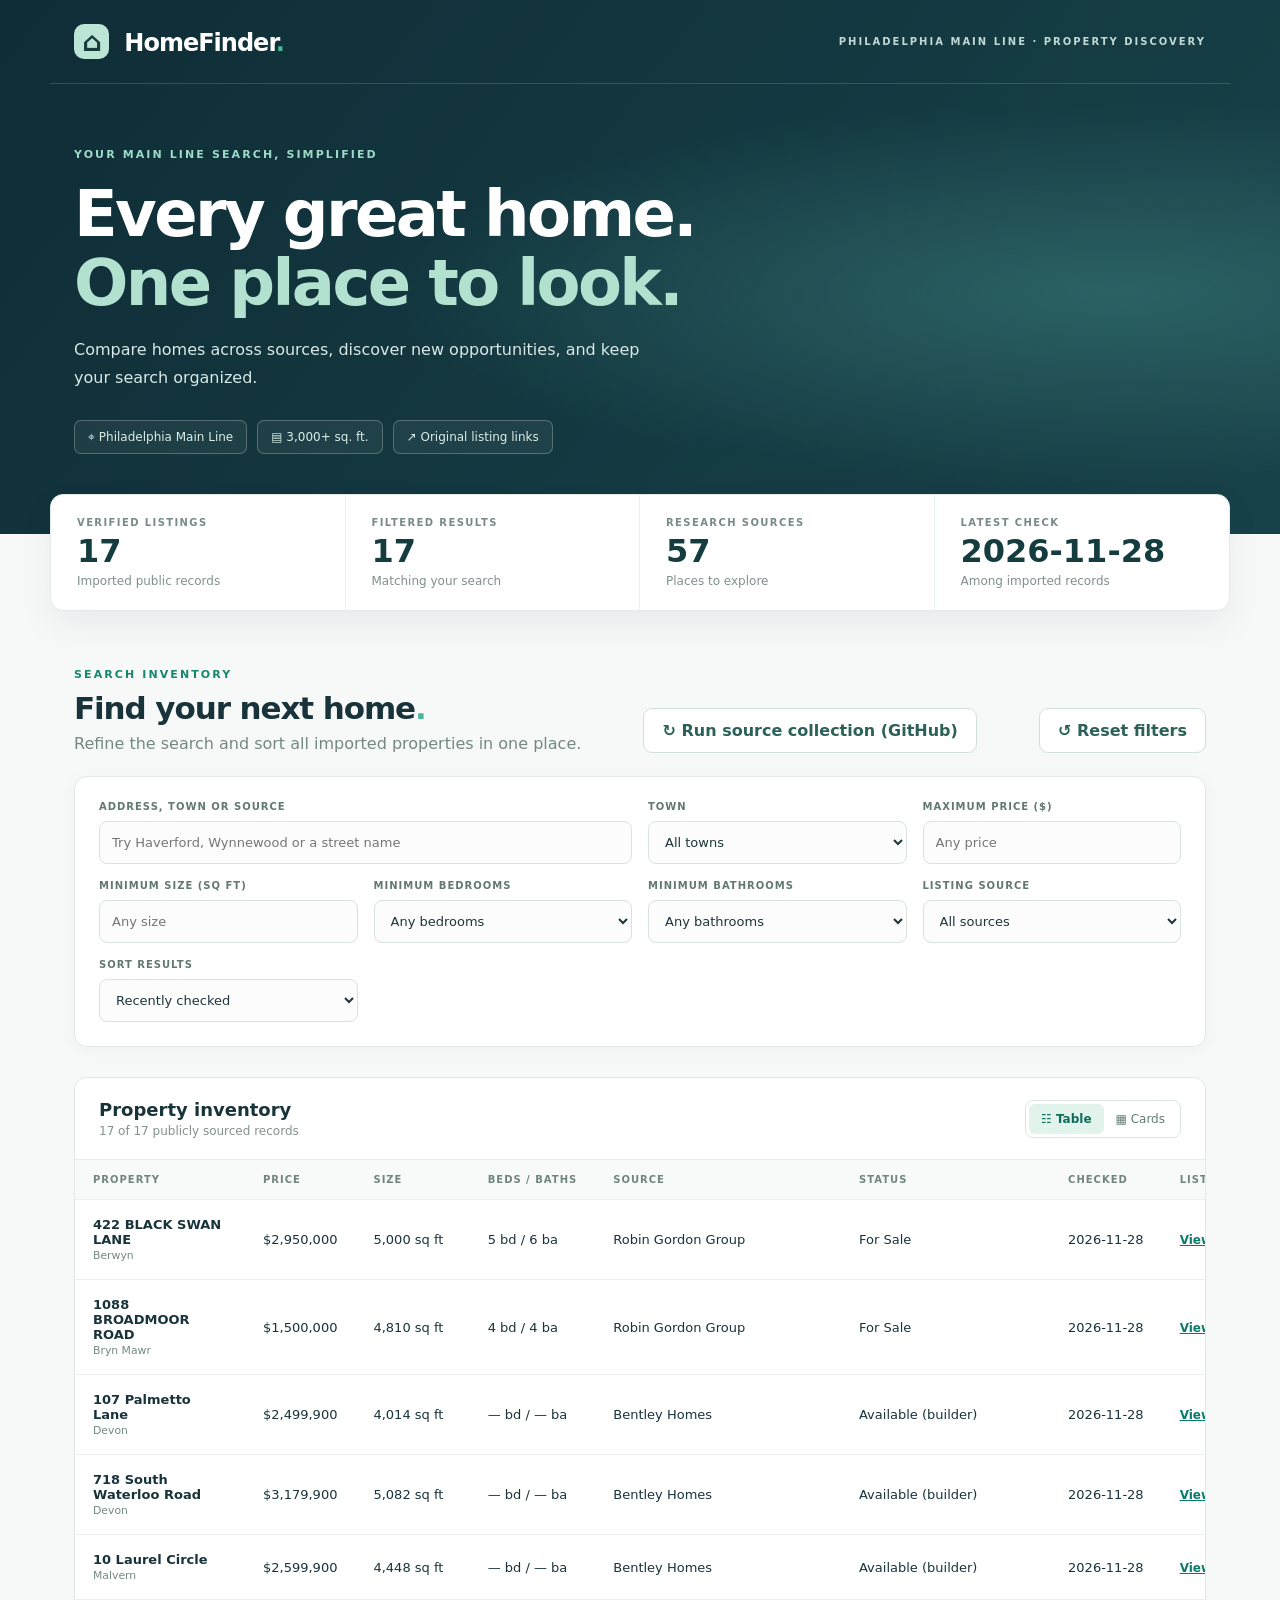
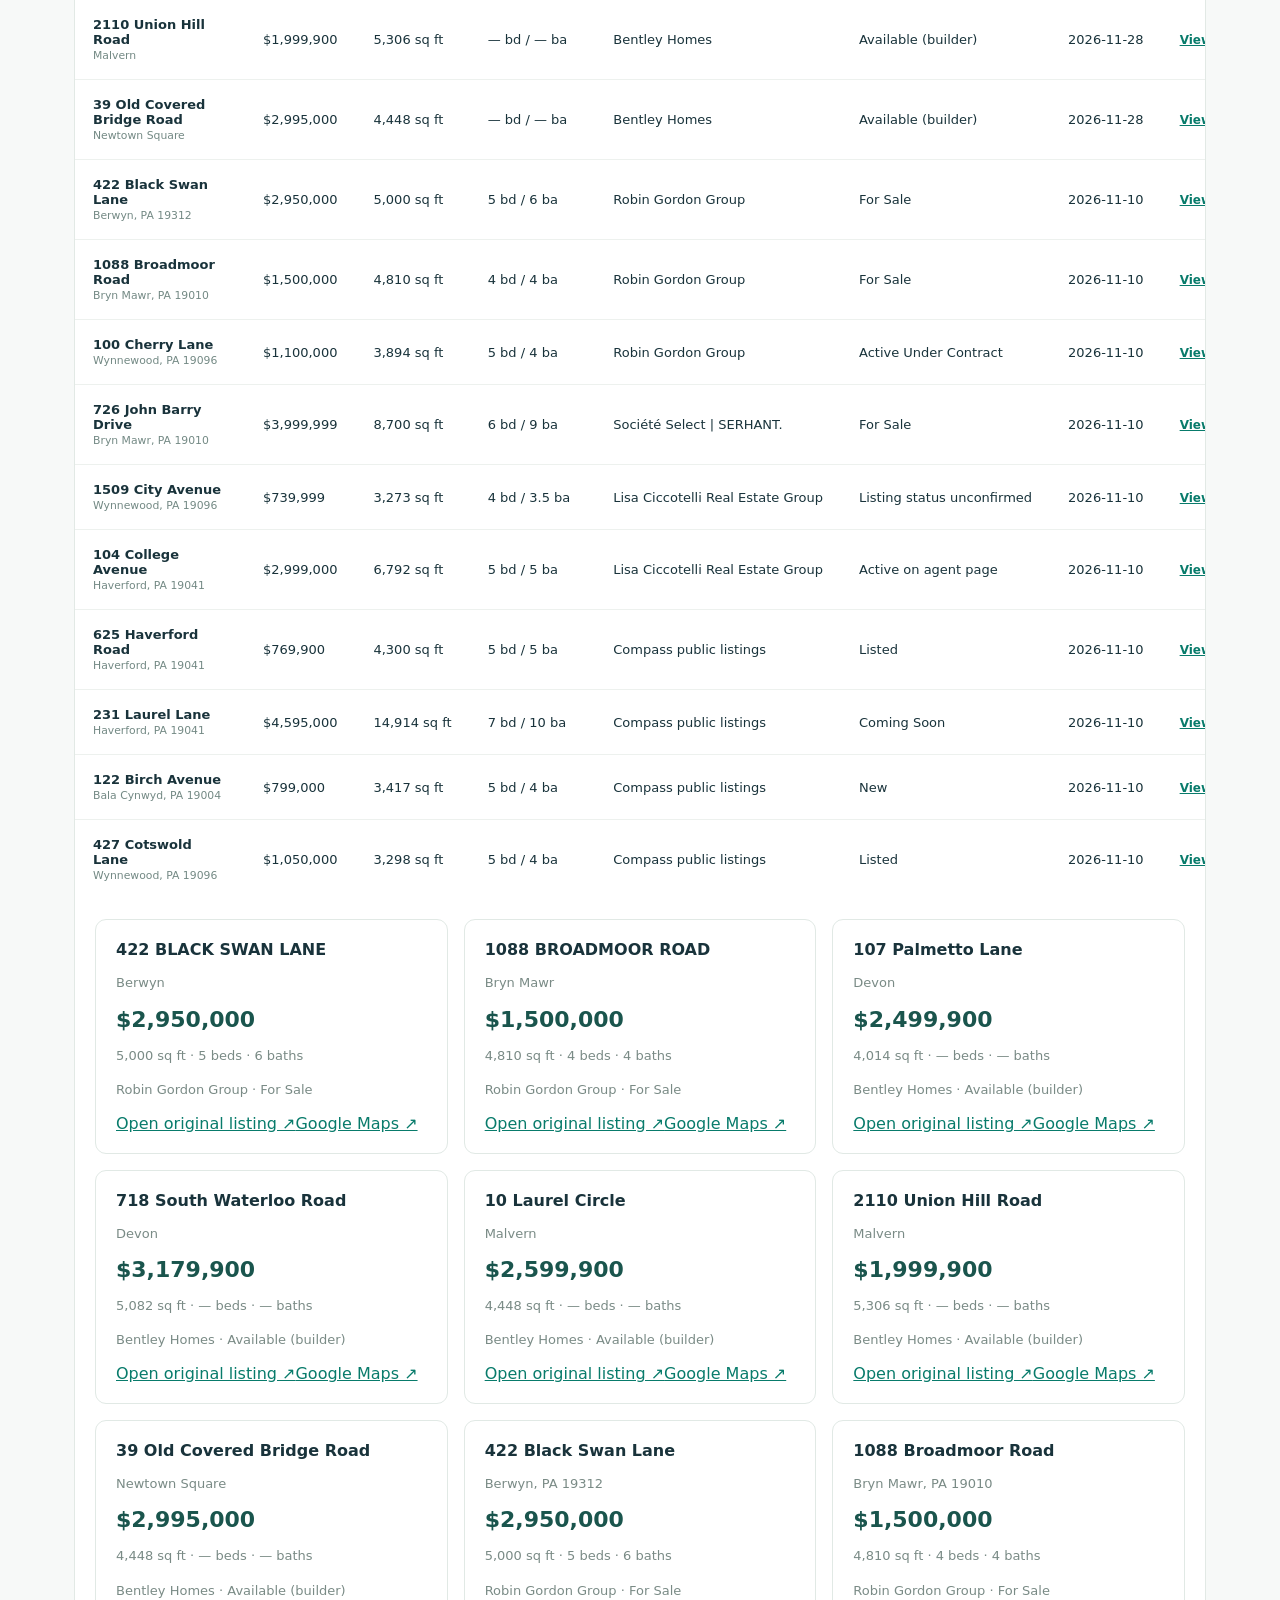
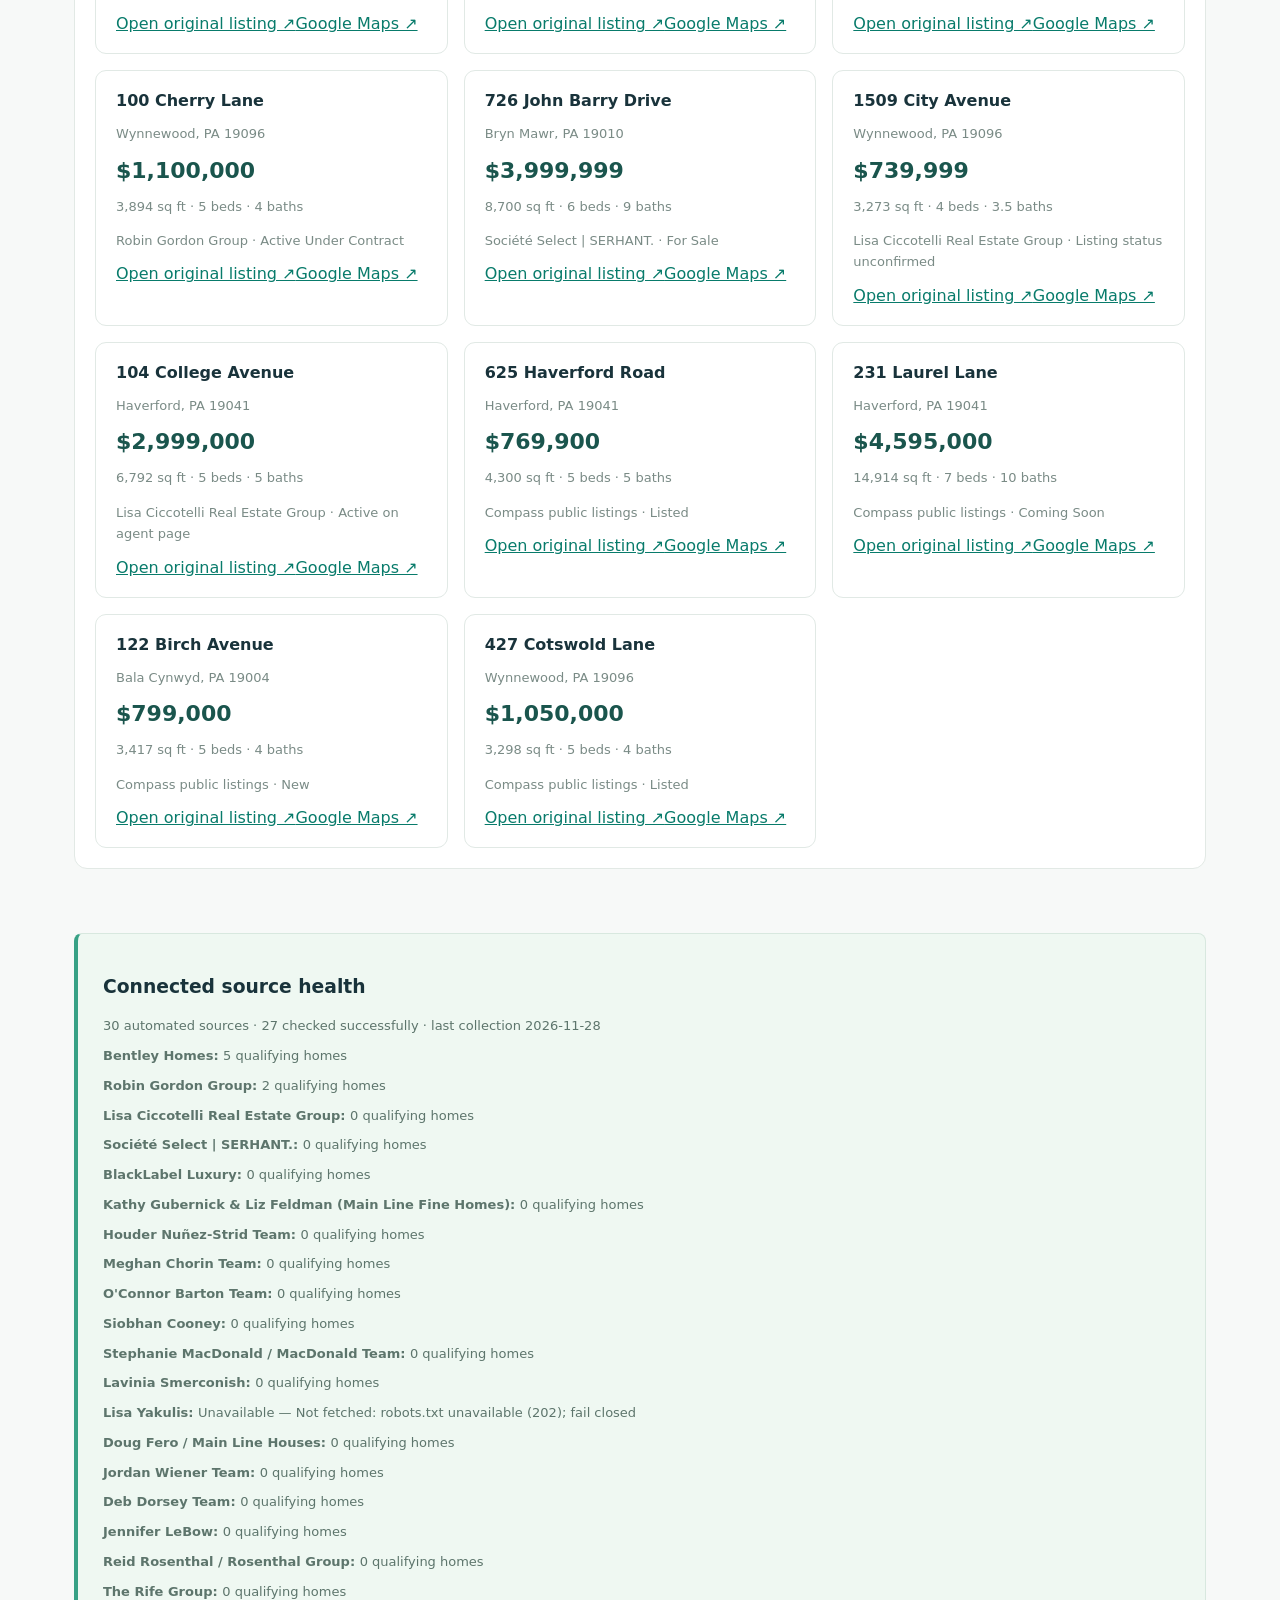
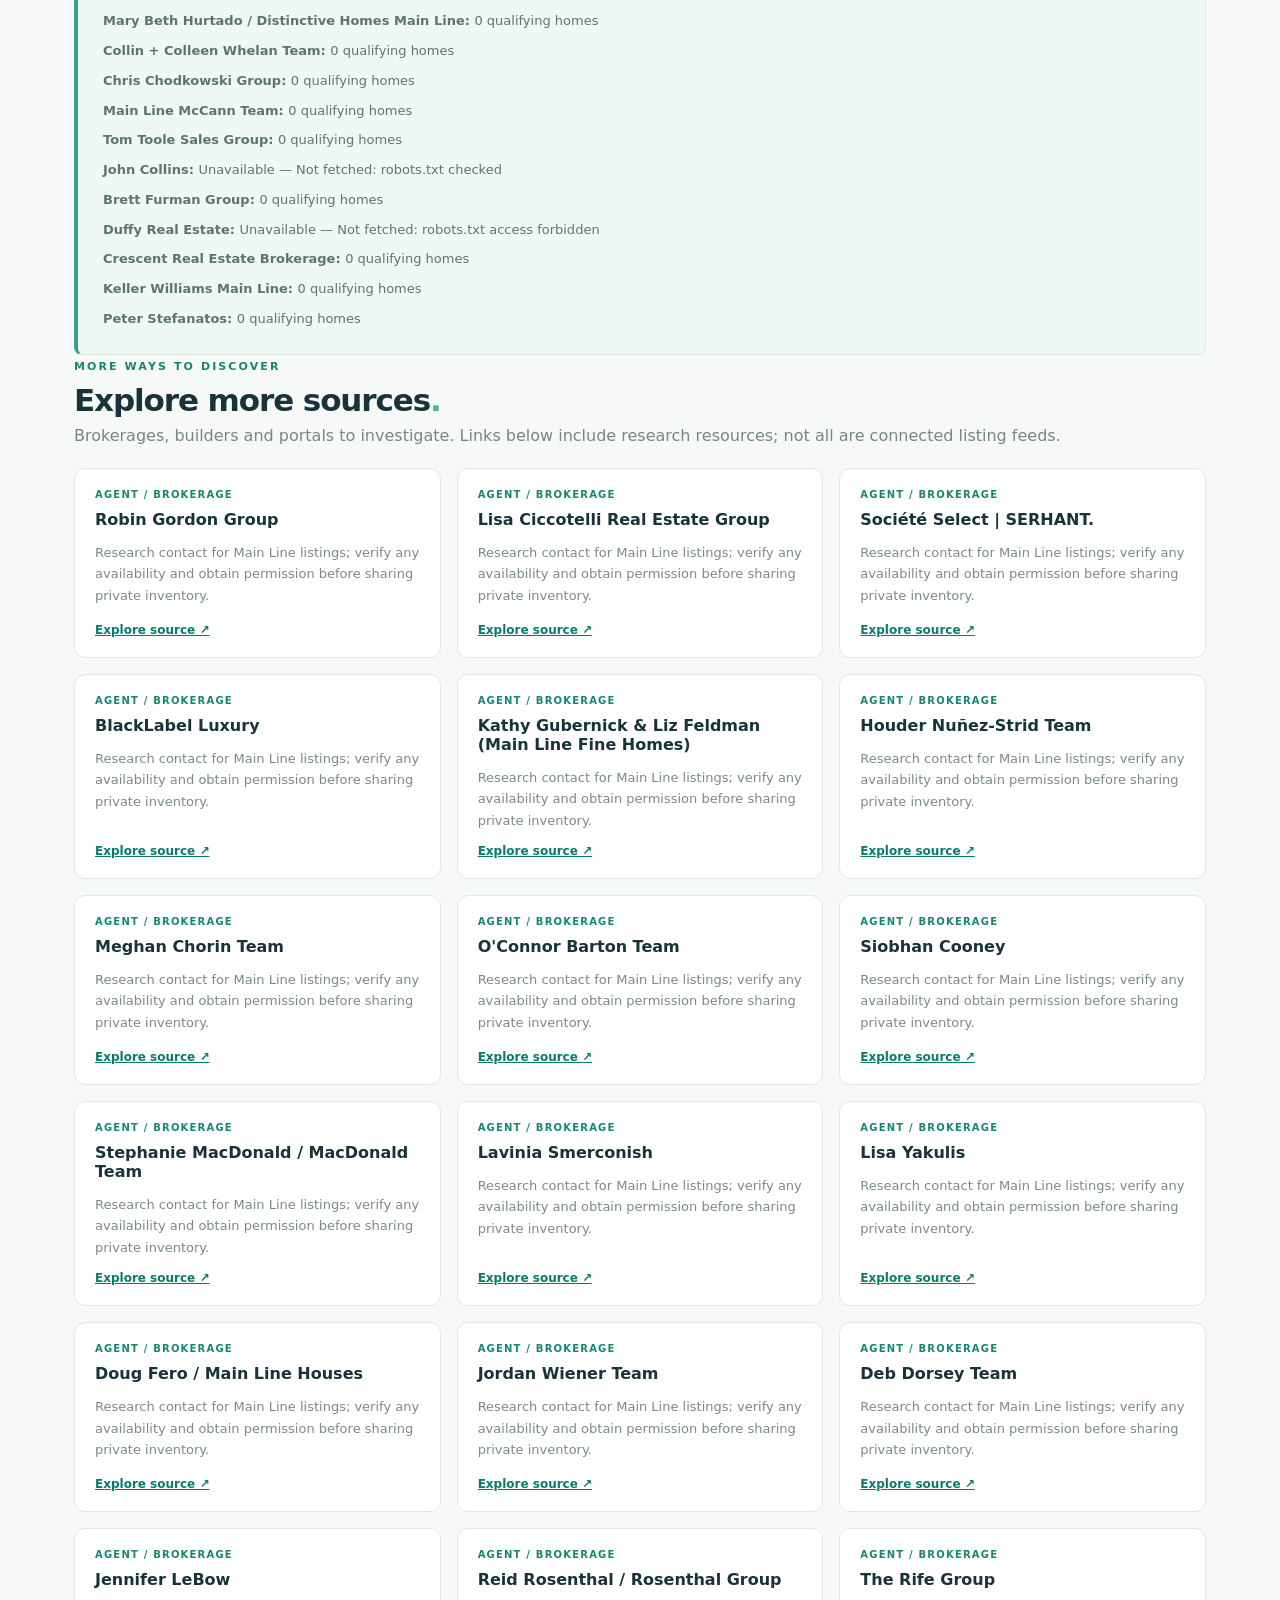
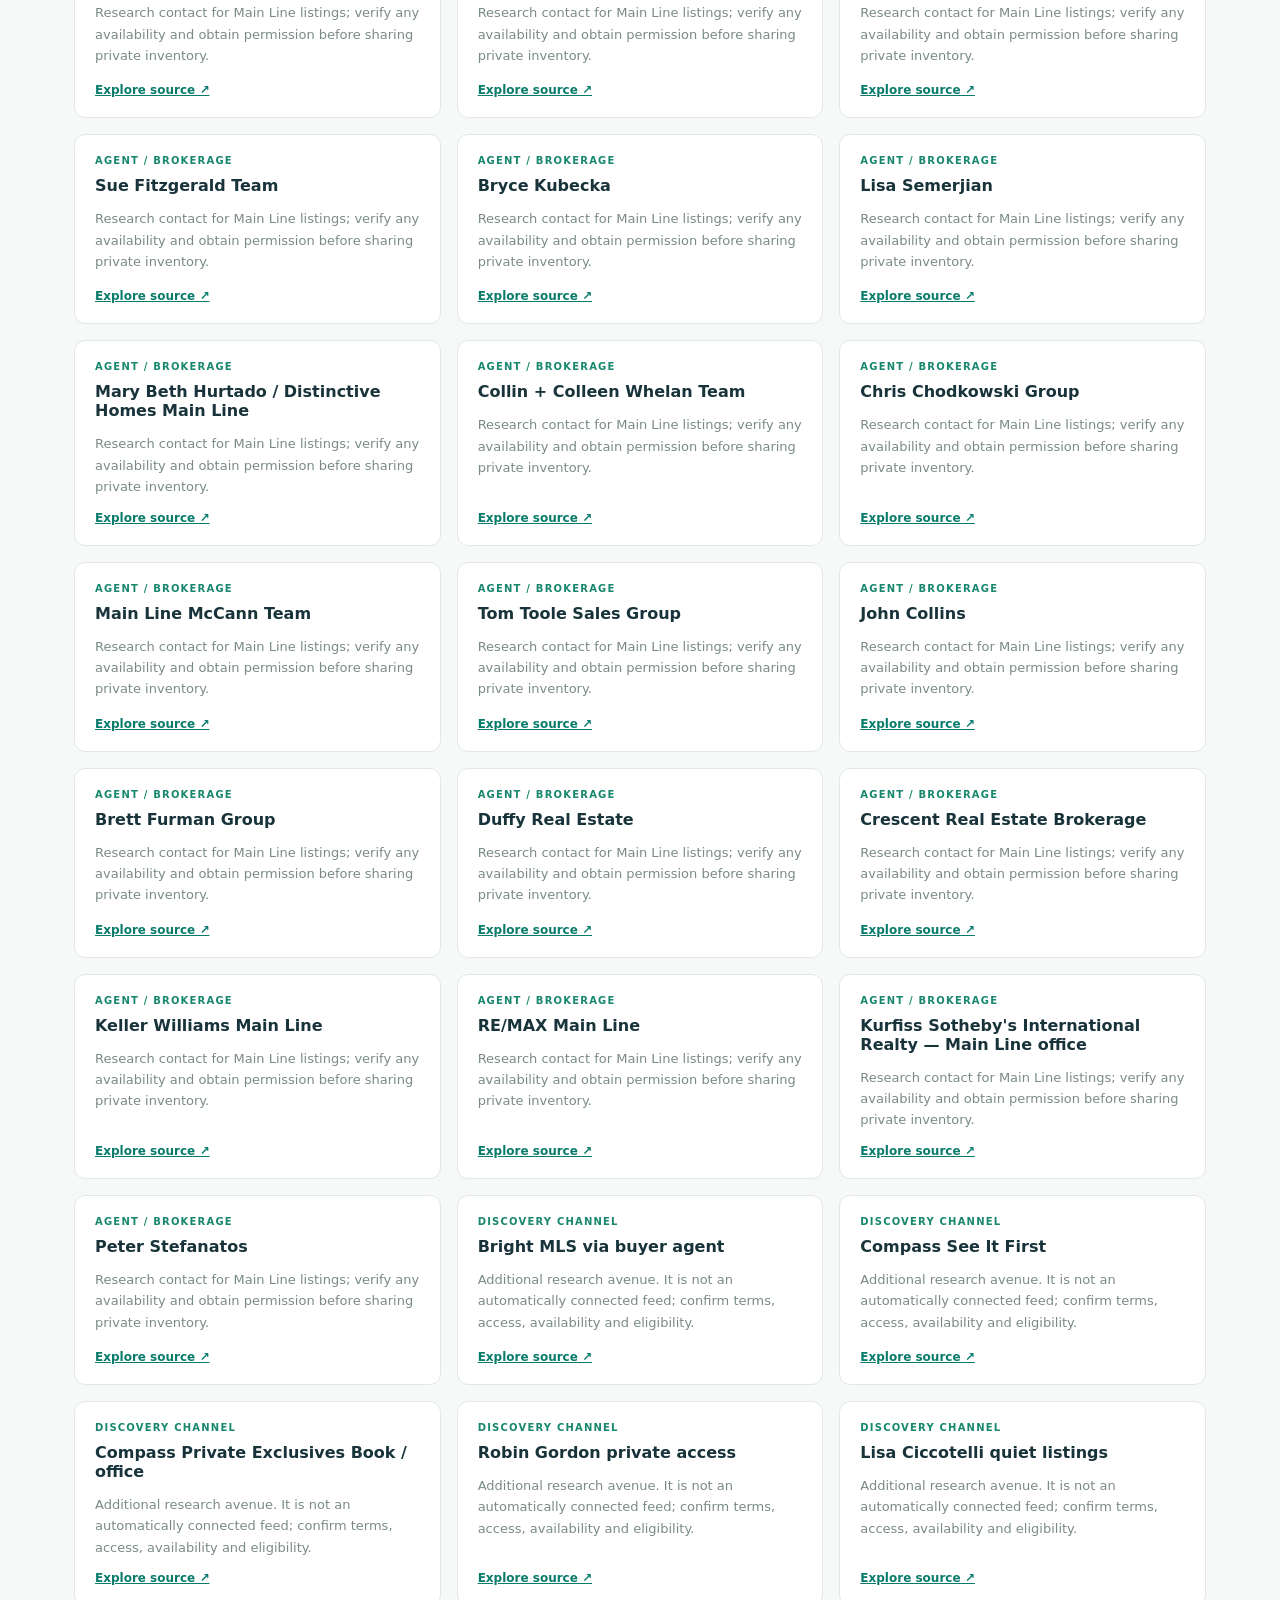
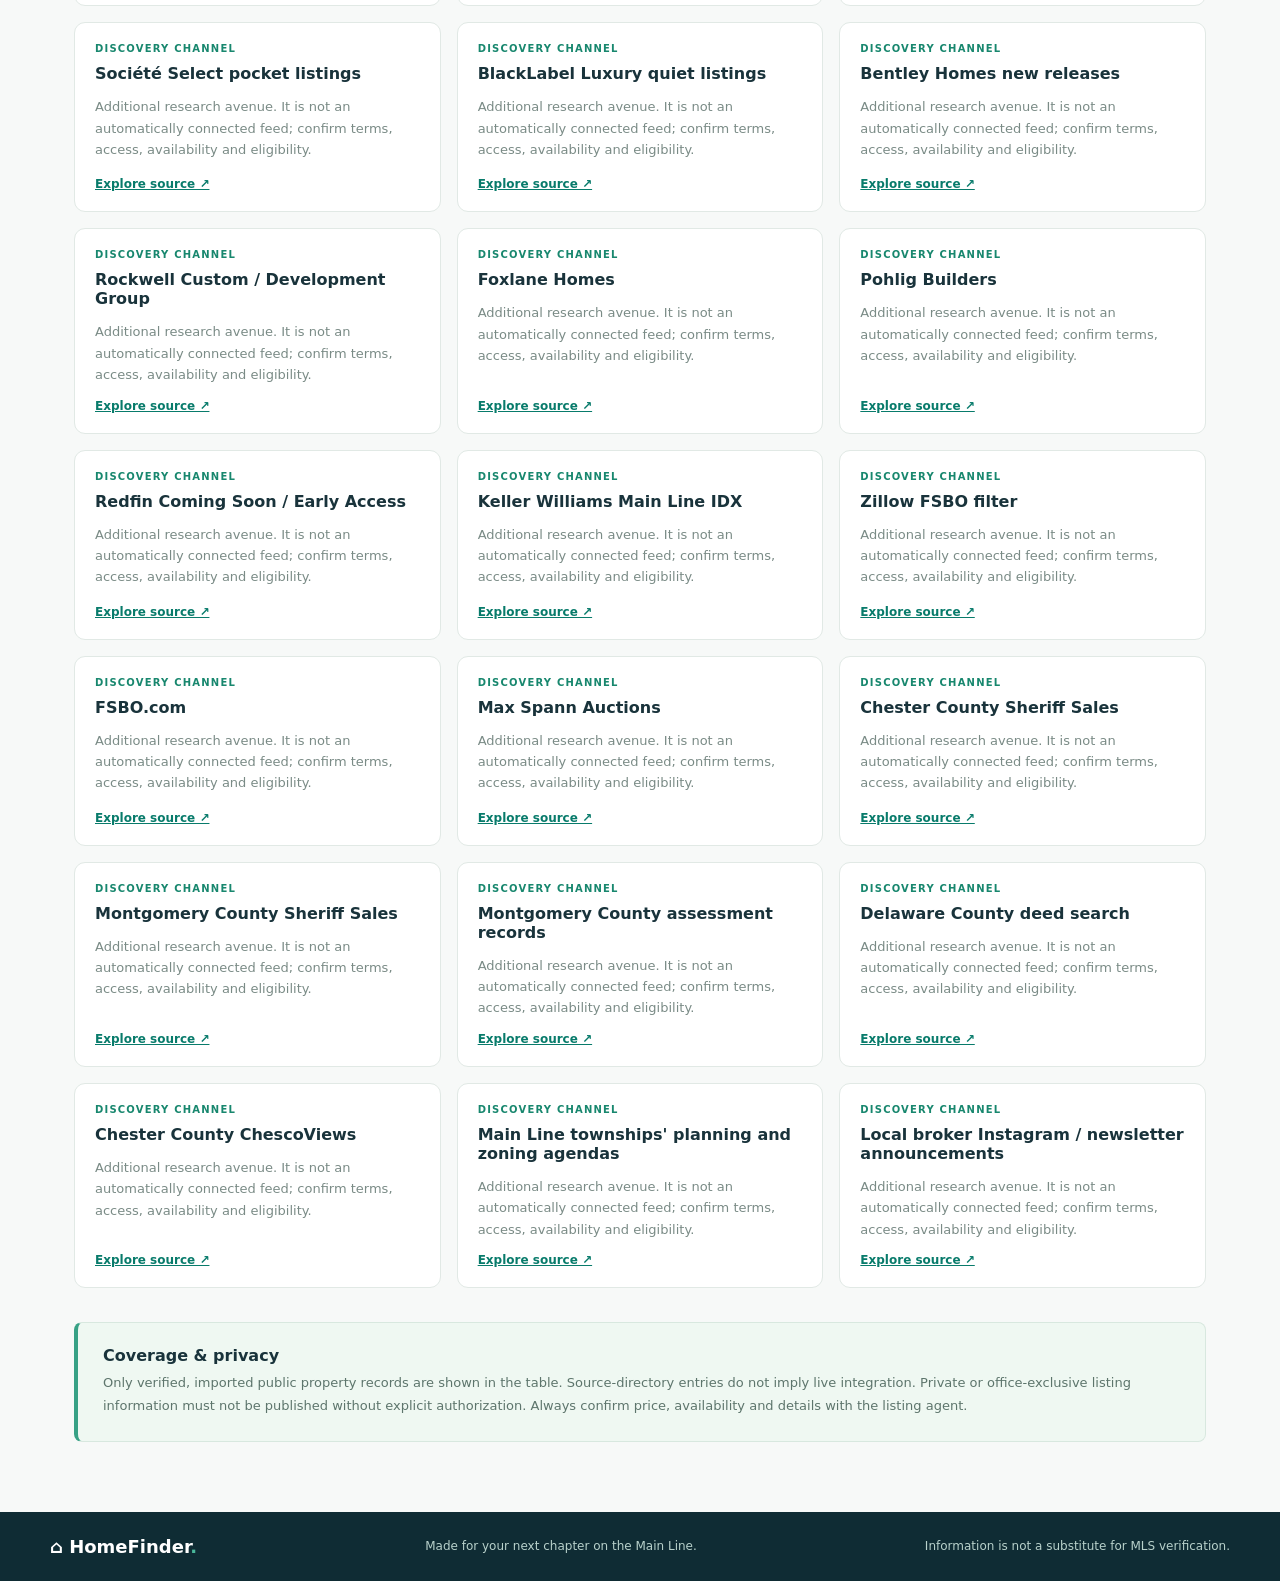
<file: index.html>
<!doctype html>
<html lang="en">
<head>
  <meta charset="utf-8">
  <meta name="viewport" content="width=device-width,initial-scale=1">
  <meta name="robots" content="noindex">
  <meta http-equiv="refresh" content="0; url=./docs/">
  <title>Opening HomeFinder…</title>
  <script>window.location.replace(new URL('./docs/', window.location.href).href);</script>
</head>
<body>
  <p>Opening the HomeFinder property dashboard…</p>
  <p><a href="./docs/">Open the interactive HomeFinder website</a></p>
</body>
</html>
</file>
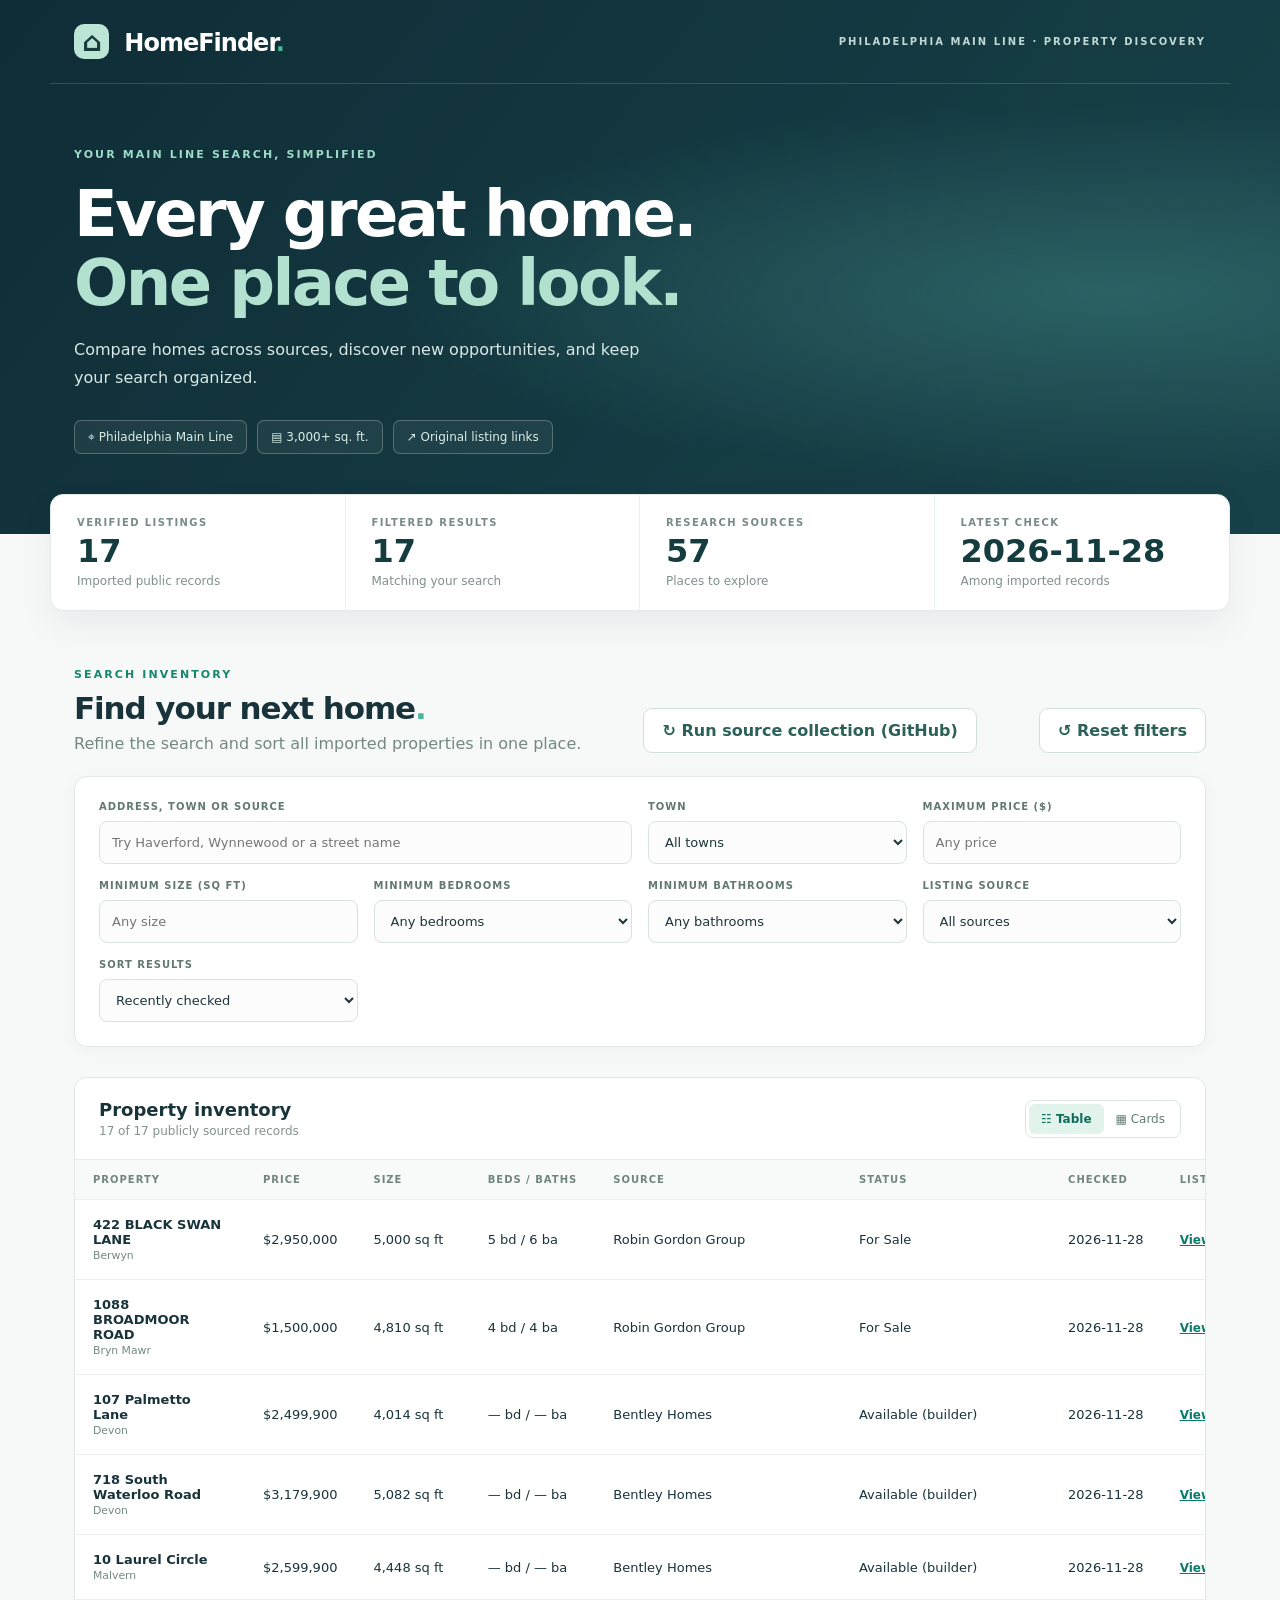
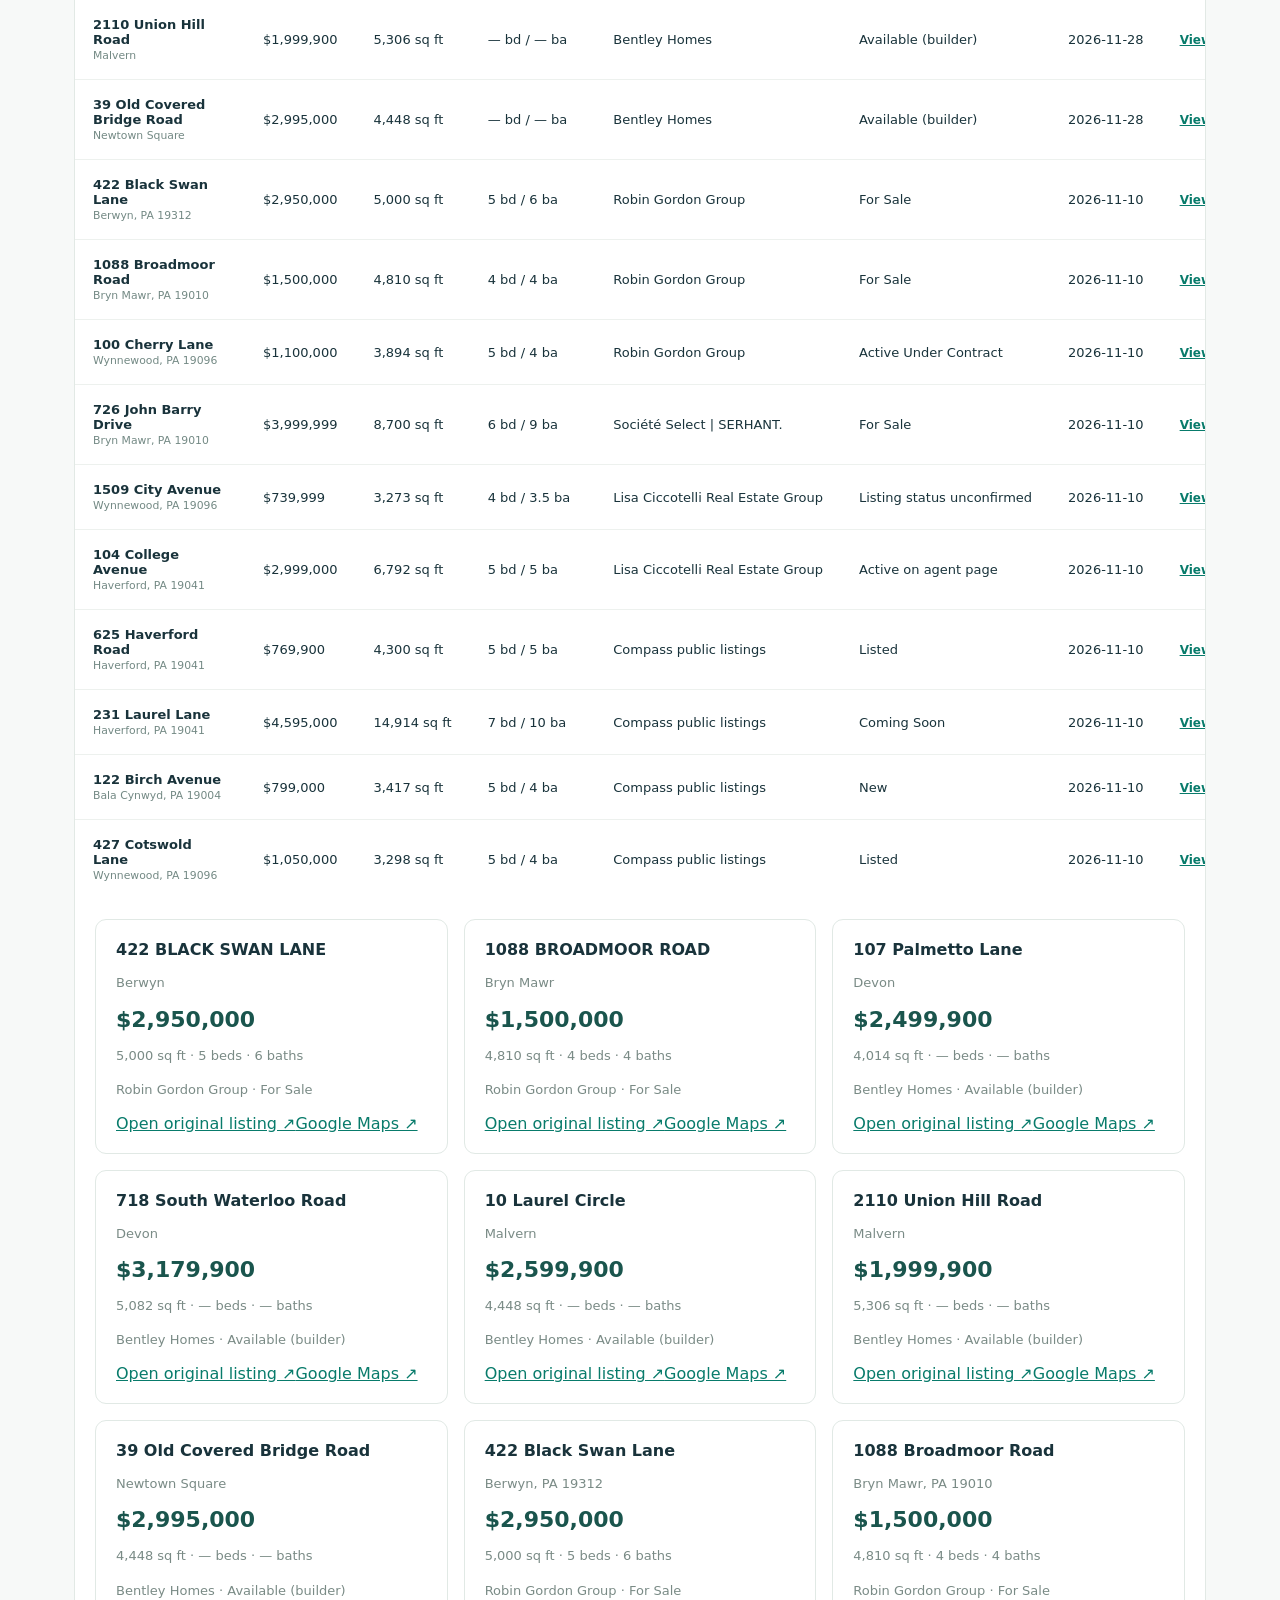
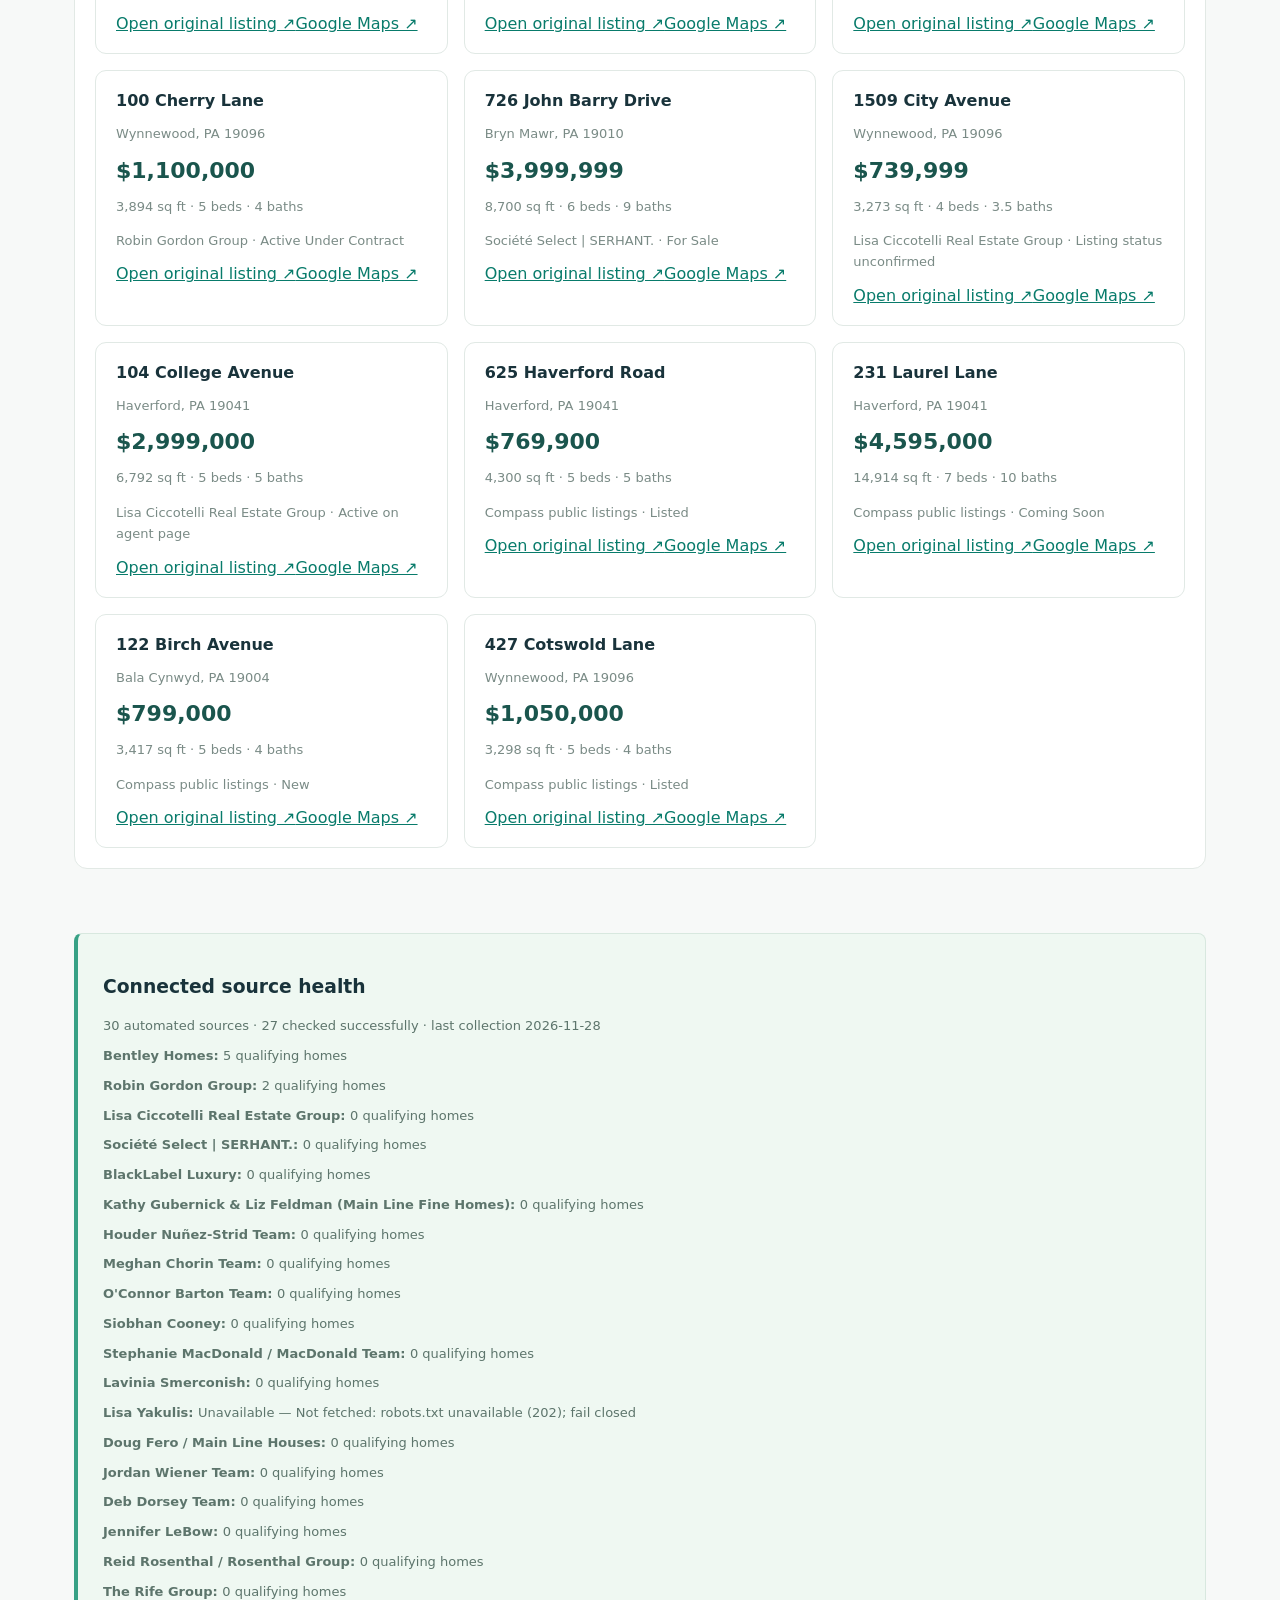
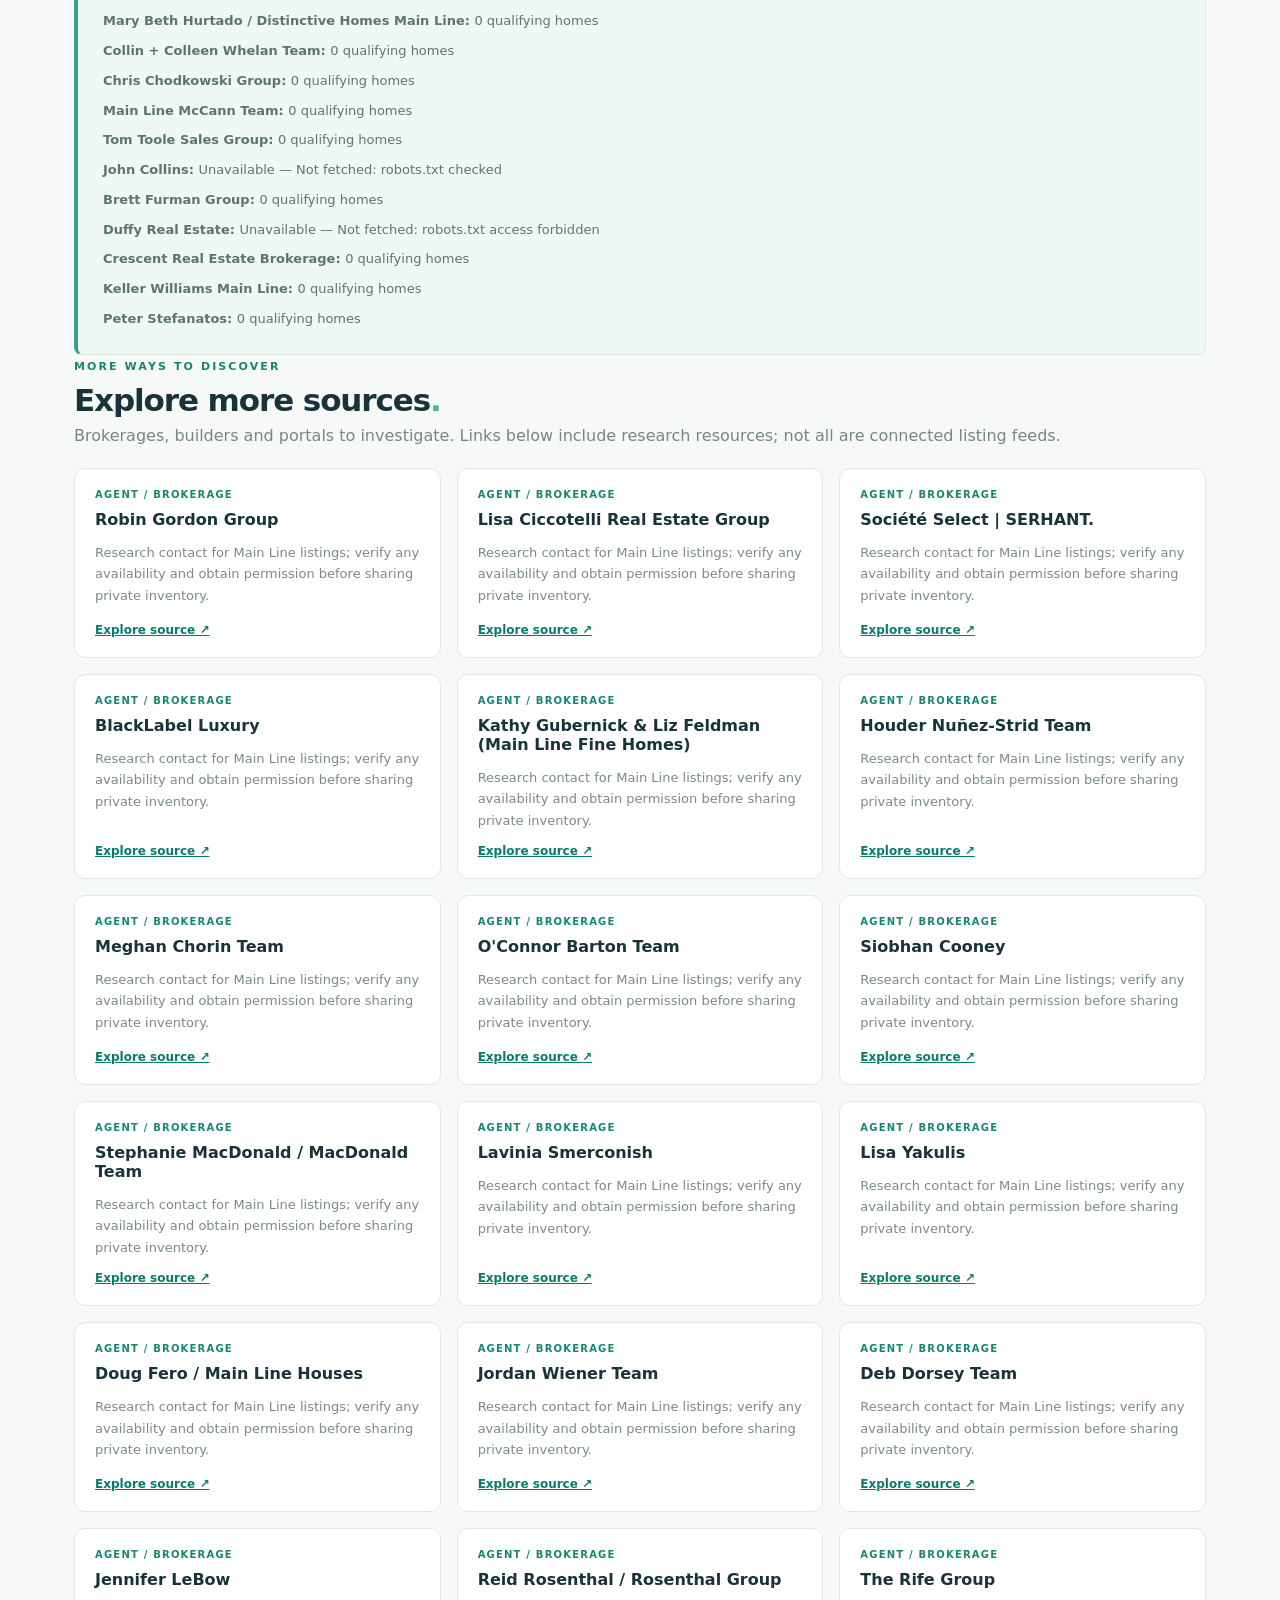
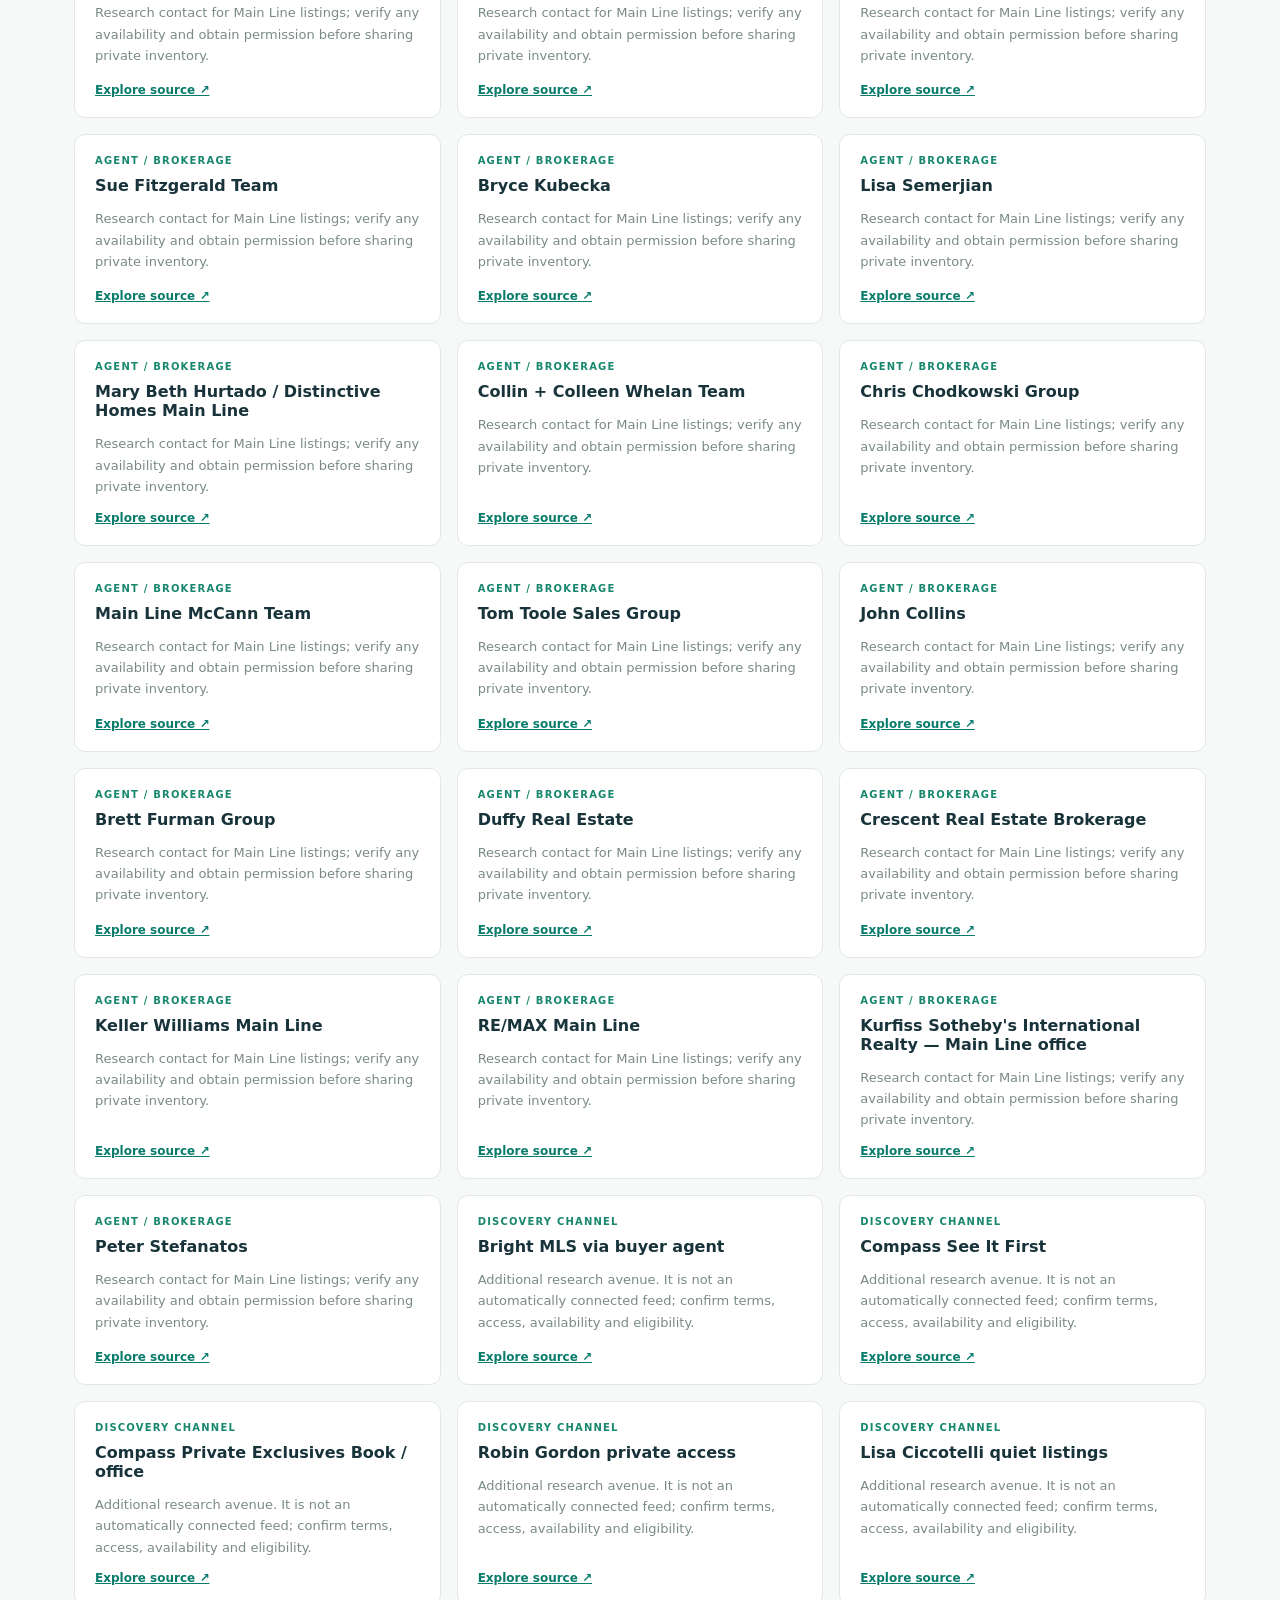
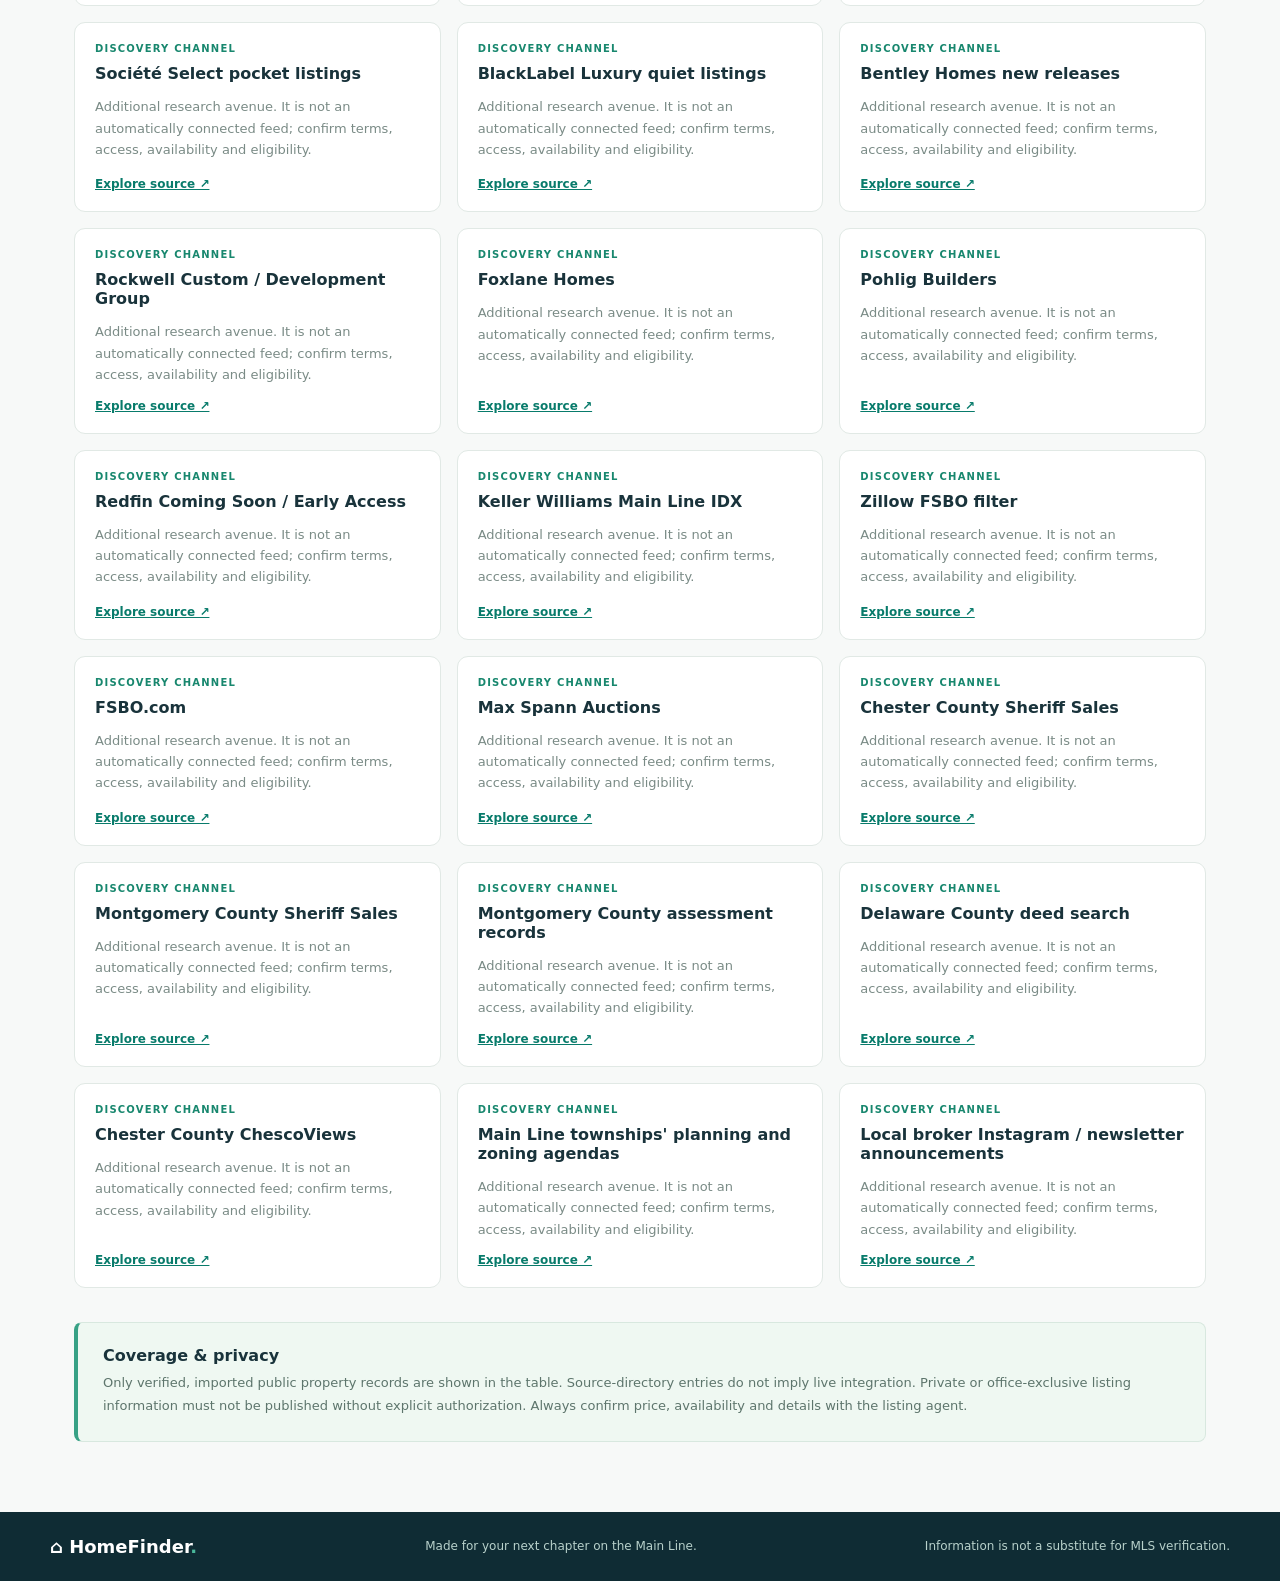
<file: docs/index.html>
<!doctype html>
<html lang="en"><head><meta charset="utf-8"><meta name="viewport" content="width=device-width,initial-scale=1"><meta name="theme-color" content="#102f38"><meta name="description" content="Search and compare verified Main Line houses over 3,000 square feet."><title>HomeFinder | Main Line Property Search</title><link rel="stylesheet" href="style.css"></head>
<body><header class="hero"><nav><a class="brand" href="./"><span class="logo">⌂</span> HomeFinder<span class="mint">.</span></a><span class="navdetail">PHILADELPHIA MAIN LINE · PROPERTY DISCOVERY</span></nav><div class="hero-body"><span class="eyebrow">YOUR MAIN LINE SEARCH, SIMPLIFIED</span><h1>Every great home.<br><em>One place to look.</em></h1><p>Compare homes across sources, discover new opportunities, and keep your search organized.</p><div class="tags"><span>⌖ Philadelphia Main Line</span><span>▤ 3,000+ sq. ft.</span><span>↗ Original listing links</span></div></div></header>
<main><section class="metrics" aria-label="Inventory summary"><div><small>VERIFIED LISTINGS</small><strong id="total">—</strong><span>Imported public records</span></div><div><small>FILTERED RESULTS</small><strong id="matched">—</strong><span>Matching your search</span></div><div><small>RESEARCH SOURCES</small><strong id="sourceCount">—</strong><span>Places to explore</span></div><div><small>LATEST CHECK</small><strong id="lastCheck">—</strong><span>Among imported records</span></div></section><div class="container">
<section class="section-heading"><div><span class="eyebrow dark">SEARCH INVENTORY</span><h2>Find your next home<span class="mint">.</span></h2><p>Refine the search and sort all imported properties in one place.</p></div><button id="refresh" class="secondary" type="button">↻ Run source collection (GitHub)</button><button id="reset" class="secondary" type="button">↺ Reset filters</button></section>
<section class="filters" aria-label="Search filters"><label class="wide">ADDRESS, TOWN OR SOURCE<input id="query" type="search" placeholder="Try Haverford, Wynnewood or a street name"></label><label>TOWN<select id="city"><option value="">All towns</option></select></label><label>MAXIMUM PRICE ($)<input id="price" type="number" min="0" placeholder="Any price"></label><label>MINIMUM SIZE (SQ FT)<input id="sqft" type="number" min="0" value="" placeholder="Any size"></label><label>MINIMUM BEDROOMS<select id="beds"><option value="0">Any bedrooms</option><option value="3">3+</option><option value="4">4+</option><option value="5">5+</option><option value="6">6+</option></select></label><label>MINIMUM BATHROOMS<select id="baths"><option value="0">Any bathrooms</option><option value="2">2+</option><option value="3">3+</option><option value="4">4+</option><option value="5">5+</option></select></label><label>LISTING SOURCE<select id="source"><option value="">All sources</option></select></label><label>SORT RESULTS<select id="sort"><option value="newest">Recently checked</option><option value="price-asc">Price: low to high</option><option value="price-desc">Price: high to low</option><option value="sqft-desc">Square footage: high to low</option><option value="city">Town: A to Z</option></select></label></section>
<section class="results"><div class="resultsbar"><div><h3>Property inventory</h3><p id="count" role="status">Loading inventory…</p></div><div class="switch"><button id="tableBtn" class="active" type="button" aria-pressed="true">☷ Table</button><button id="cardBtn" type="button" aria-pressed="false">▦ Cards</button></div></div>
<div id="empty" class="empty" hidden><div class="empty-icon">⌂</div><h3 id="emptyTitle">No verified listings imported yet</h3><p id="emptyText">Your search dashboard is ready. Properties will appear here after verified public records are imported.</p></div>
<div class="table-scroll" id="tableWrap"><table><thead><tr><th>PROPERTY</th><th>PRICE</th><th>SIZE</th><th>BEDS / BATHS</th><th>SOURCE</th><th>STATUS</th><th>CHECKED</th><th>LISTING / MAP</th></tr></thead><tbody id="tbody"></tbody></table></div><div id="cards" class="listingcards" hidden></div></section>
<section class="sources-section"><div id="collectorHealth" class="notice" aria-live="polite"></div><div class="section-heading"><div><span class="eyebrow dark">MORE WAYS TO DISCOVER</span><h2>Explore more sources<span class="mint">.</span></h2><p>Brokerages, builders and portals to investigate. Links below include research resources; not all are connected listing feeds.</p></div></div><div id="sources" class="sourcegrid"></div></section>
<aside class="notice"><strong>Coverage & privacy</strong><p>Only verified, imported public property records are shown in the table. Source-directory entries do not imply live integration. Private or office-exclusive listing information must not be published without explicit authorization. Always confirm price, availability and details with the listing agent.</p></aside></div></main><footer><div><strong>⌂ HomeFinder<span class="mint">.</span></strong><span>Made for your next chapter on the Main Line.</span><span>Information is not a substitute for MLS verification.</span></div></footer><script src="app.js" defer></script></body></html>
</file>
<file: docs/style.css>
:root{font-family:Inter,ui-sans-serif,system-ui,-apple-system,"Segoe UI",sans-serif;color:#19333b;background:#f7f9f8}*{box-sizing:border-box}body{margin:0}button,input,select{font:inherit}button{cursor:pointer}a{color:#087b6b}a:hover{text-decoration:underline}.hero{background:radial-gradient(ellipse at 87% 55%,#2b6264 0%,transparent 46%),linear-gradient(128deg,#0f2d37,#184249);color:#fff;min-height:440px}.hero nav,.hero-body,.container,.metrics,footer>div{max-width:1180px;margin:0 auto}.hero nav{padding:24px;display:flex;align-items:center;justify-content:space-between;border-bottom:1px solid #ffffff26}.brand{text-decoration:none;color:white;font-size:24px;font-weight:800;letter-spacing:-1px}.brand:hover{text-decoration:none}.logo{display:inline-grid;place-items:center;background:#bde5d6;color:#183b3b;border-radius:10px;width:35px;height:35px;font-size:27px;margin-right:8px}.mint{color:#49b89a}.navdetail{color:#c0d8d5;letter-spacing:2px;font-size:10px;font-weight:700}.hero-body{padding:59px 24px 80px}.eyebrow{font-size:11px;letter-spacing:2.1px;font-weight:800;color:#9ddac8}.eyebrow.dark{color:#16866f}h1{font-size:clamp(42px,5vw,68px);line-height:1.08;letter-spacing:-2.6px;margin:18px 0}h1 em{color:#b2e1d0;font-style:normal}.hero-body>p{font-size:16px;line-height:1.75;color:#d8e8e6;max-width:580px}.tags{display:flex;gap:10px;flex-wrap:wrap;margin-top:28px}.tags span{border:1px solid #ffffff3e;padding:9px 13px;border-radius:7px;background:#ffffff0e;color:#daeee8;font-size:12px}.metrics{display:grid;grid-template-columns:repeat(4,1fr);background:#fff;border:1px solid #e2e9e6;border-radius:13px;margin-top:-40px;position:relative;box-shadow:0 15px 35px #102c3511}.metrics>div{display:flex;flex-direction:column;gap:4px;padding:22px 26px;border-right:1px solid #e9efec}.metrics>div:last-child{border:0}.metrics small{color:#788b89;font-size:10px;letter-spacing:1.4px;font-weight:800}.metrics strong{font-size:32px;color:#153d3f}.metrics span{font-size:12px;color:#80908e}.container{padding:52px 24px 70px}.section-heading{display:flex;justify-content:space-between;align-items:end;gap:16px;margin:0 0 23px}.section-heading h2{font-size:31px;letter-spacing:-1.1px;margin:8px 0}.section-heading p{color:#768781;margin:0}.secondary{border:1px solid #d2e0da;color:#2c615a;padding:12px 18px;border-radius:9px;background:white;font-weight:650}.filters{display:grid;grid-template-columns:repeat(4,minmax(0,1fr));gap:16px;padding:24px;background:white;border:1px solid #e2e9e5;border-radius:13px;box-shadow:0 4px 20px #102b3308}.filters label{font-size:10px;letter-spacing:1px;font-weight:800;color:#637872;display:flex;flex-direction:column;gap:9px}.filters .wide{grid-column:span 2}.filters input,.filters select{width:100%;background:#fbfcfb;border:1px solid #d9e3de;border-radius:8px;min-height:43px;padding:10px 12px;outline-color:#29987a;color:#1e353b;font-size:13px;letter-spacing:normal;font-weight:400}.results{margin-top:30px;background:white;border-radius:13px;border:1px solid #e2e9e5;overflow:hidden}.resultsbar{padding:21px 24px;display:flex;justify-content:space-between;align-items:center;gap:16px;border-bottom:1px solid #e7eeeb}.resultsbar h3{font-size:18px;margin:0 0 4px}.resultsbar p{font-size:12px;color:#83918d;margin:0}.switch{display:flex;border:1px solid #dce6e0;border-radius:8px;padding:3px}.switch button{border:0;background:none;border-radius:6px;padding:8px 12px;color:#617c74;font-size:12px}.switch button.active{background:#e2f3eb;color:#0e6d5c;font-weight:800}.table-scroll{overflow-x:auto}table{border-collapse:collapse;text-align:left;width:100%;min-width:930px}th{font-size:10px;letter-spacing:1px;color:#718580;background:#f7faf8;font-weight:800;padding:14px 18px;white-space:nowrap}td{padding:17px 18px;font-size:13px;border-top:1px solid #edf1ee;white-space:nowrap}td:first-child{white-space:normal;min-width:170px}td strong{display:block}td small{color:#738984}td a,.source-card a{font-size:12px;font-weight:750}.badge{background:#e6f3ee;color:#168267;padding:5px 8px;border-radius:5px;font-size:11px}.empty{text-align:center;padding:56px 20px 65px}.empty-icon{margin:auto;background:#ecf6f0;border-radius:50%;width:74px;height:74px;display:grid;place-items:center;color:#16846e;font-size:43px}.empty h3{margin:18px 0 8px}.empty p{max-width:520px;margin:auto;color:#74867f;line-height:1.7;font-size:14px}.listingcards,.sourcegrid{display:grid;grid-template-columns:repeat(3,minmax(0,1fr));gap:16px}.listingcards{padding:20px}.listing-card,.source-card{background:#fff;border:1px solid #e1e9e5;border-radius:11px;padding:20px}.listing-card h4{margin:0}.listing-card p,.source-card p{font-size:13px;color:#7a8b86;line-height:1.65}.listing-card .price{font-size:22px;font-weight:800;color:#1a554d}.sources-section{margin-top:64px}.source-card{min-height:190px;display:flex;flex-direction:column}.source-card h3{font-size:16px;margin:10px 0 0}.source-card small{font-size:10px;letter-spacing:1.2px;color:#18876e;font-weight:800;text-transform:uppercase}.source-card a{margin-top:auto}.notice{margin-top:34px;padding:23px 25px;border:1px solid #d8e8df;border-left:4px solid #37a185;border-radius:8px;background:#eff8f2}.notice p{color:#5d756c;font-size:13px;line-height:1.75;margin:7px 0 0}footer{background:#0f2c34;color:#b8d1cb;padding:24px}footer>div{display:flex;justify-content:space-between;align-items:center;gap:16px;flex-wrap:wrap;font-size:12px}footer strong{font-size:18px;color:white}@media(max-width:950px){.filters{grid-template-columns:repeat(2,1fr)}.metrics{grid-template-columns:repeat(2,1fr)}.metrics>div:nth-child(2){border-right:0}.metrics>div:nth-child(-n+2){border-bottom:1px solid #e9efec}.sourcegrid,.listingcards{grid-template-columns:repeat(2,1fr)}}@media(max-width:640px){.navdetail{display:none}.hero-body{padding:45px 22px 72px}.hero{min-height:0}h1{letter-spacing:-1.7px}.metrics{margin: -27px 14px 0}.metrics>div{padding:16px}.metrics strong{font-size:25px}.container{padding:35px 14px}.filters{grid-template-columns:1fr}.filters .wide{grid-column:span 1}.section-heading{align-items:start}.section-heading h2{font-size:25px}.section-heading .secondary{white-space:nowrap;font-size:11px;padding:10px}.sourcegrid,.listingcards{grid-template-columns:1fr}.resultsbar{padding:17px}.switch button{font-size:11px;padding:8px}}
.property-thumb{width:78px;height:56px;object-fit:cover;border-radius:7px;float:left;margin-right:12px;background:#edf2ef}.card-photo{width:100%;height:180px;object-fit:cover;border-radius:8px;margin-bottom:14px;background:#edf2ef}
</file>
